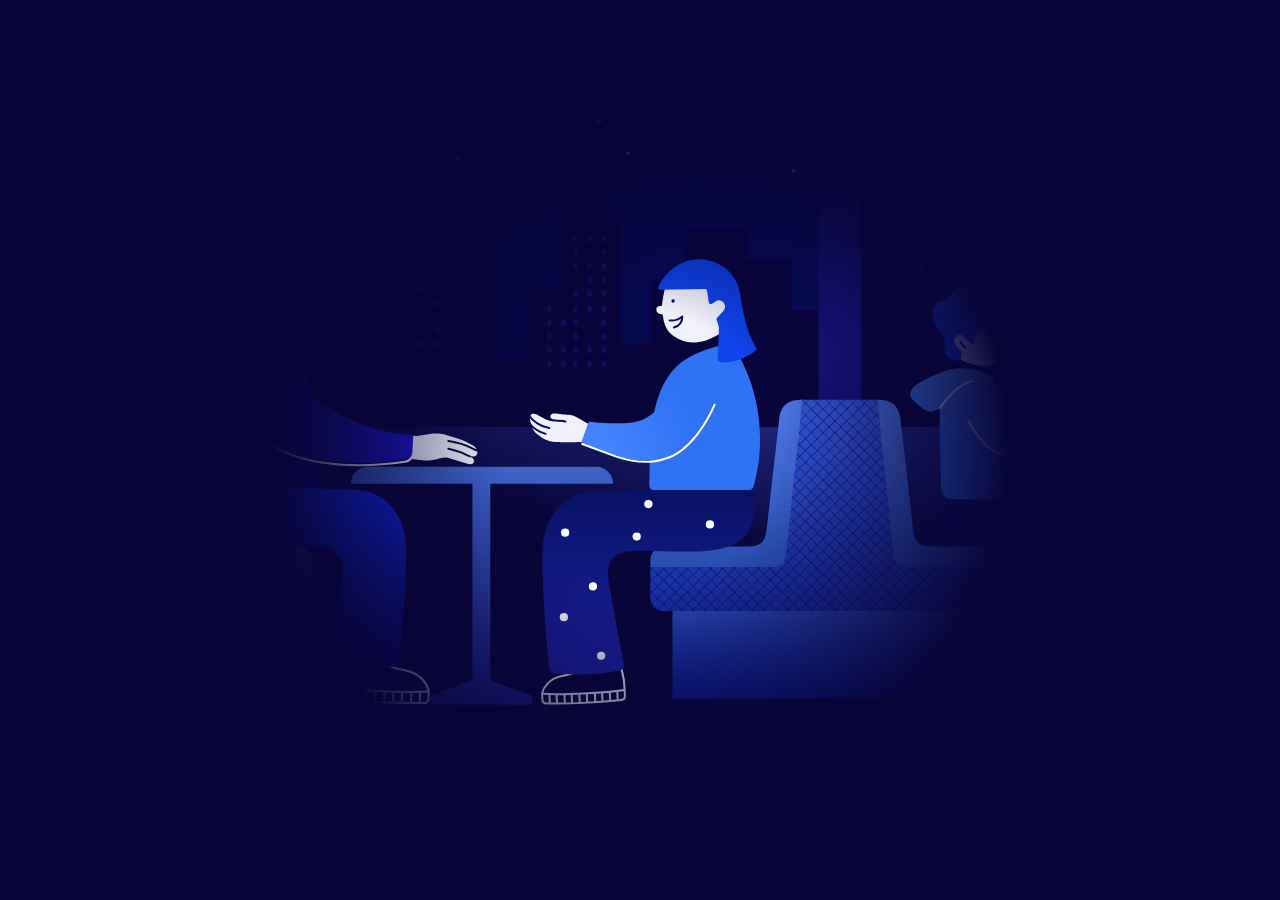
<file: background-fade.html>
<html>
    <head>
        <link rel="stylesheet" href="background-fade.css">
    </head>
    <body>
        <div class="scene">
            <div class="restaurant-scene"></div>
            <div class="fademask"></div>
        </div>
    </body>
</html>
</file>
<file: background-fade.css>
body{
    background: #080437;
}

.restaurant-scene{
    background:url(whole-restaurant-scene.svg);
    width:100%;
    height: 100%;
    position: absolute;
}

.scene{
    position: relative;
    width:100%;
    height:100%;
    overflow:hidden
}

.fademask{
    top:-9999px;
    bottom:-9999px;
    left:-9999px;
    right:-9999px;
    margin:auto;
    background:radial-gradient(circle at center, rgba(8,5,56,0) 0%, rgba(8,4,55,0) 6%, rgba(8,4,55,0.3) 9%, rgba(8,4,55,1) 16%); /* w3c */
    width:300%;
    height:300%;
    position:absolute;
    animation-duration: 3s;
    animation-name: moveFocus;
    animation-iteration-count: infinite;
}

@keyframes moveFocus{
    0%{
        transform: translateX(0px) scale(0.5);
    }

    25%{
        transform: translateX(500px) scale(1);
    }

    50%{
        transform:translateX(0px) scale(0.5);
    }

    75%{
        transform: translateX(-500px) scale(1);
    }
    
    100%{
        transform: translateX(0) scale(0.5);
    }
}
</file>
